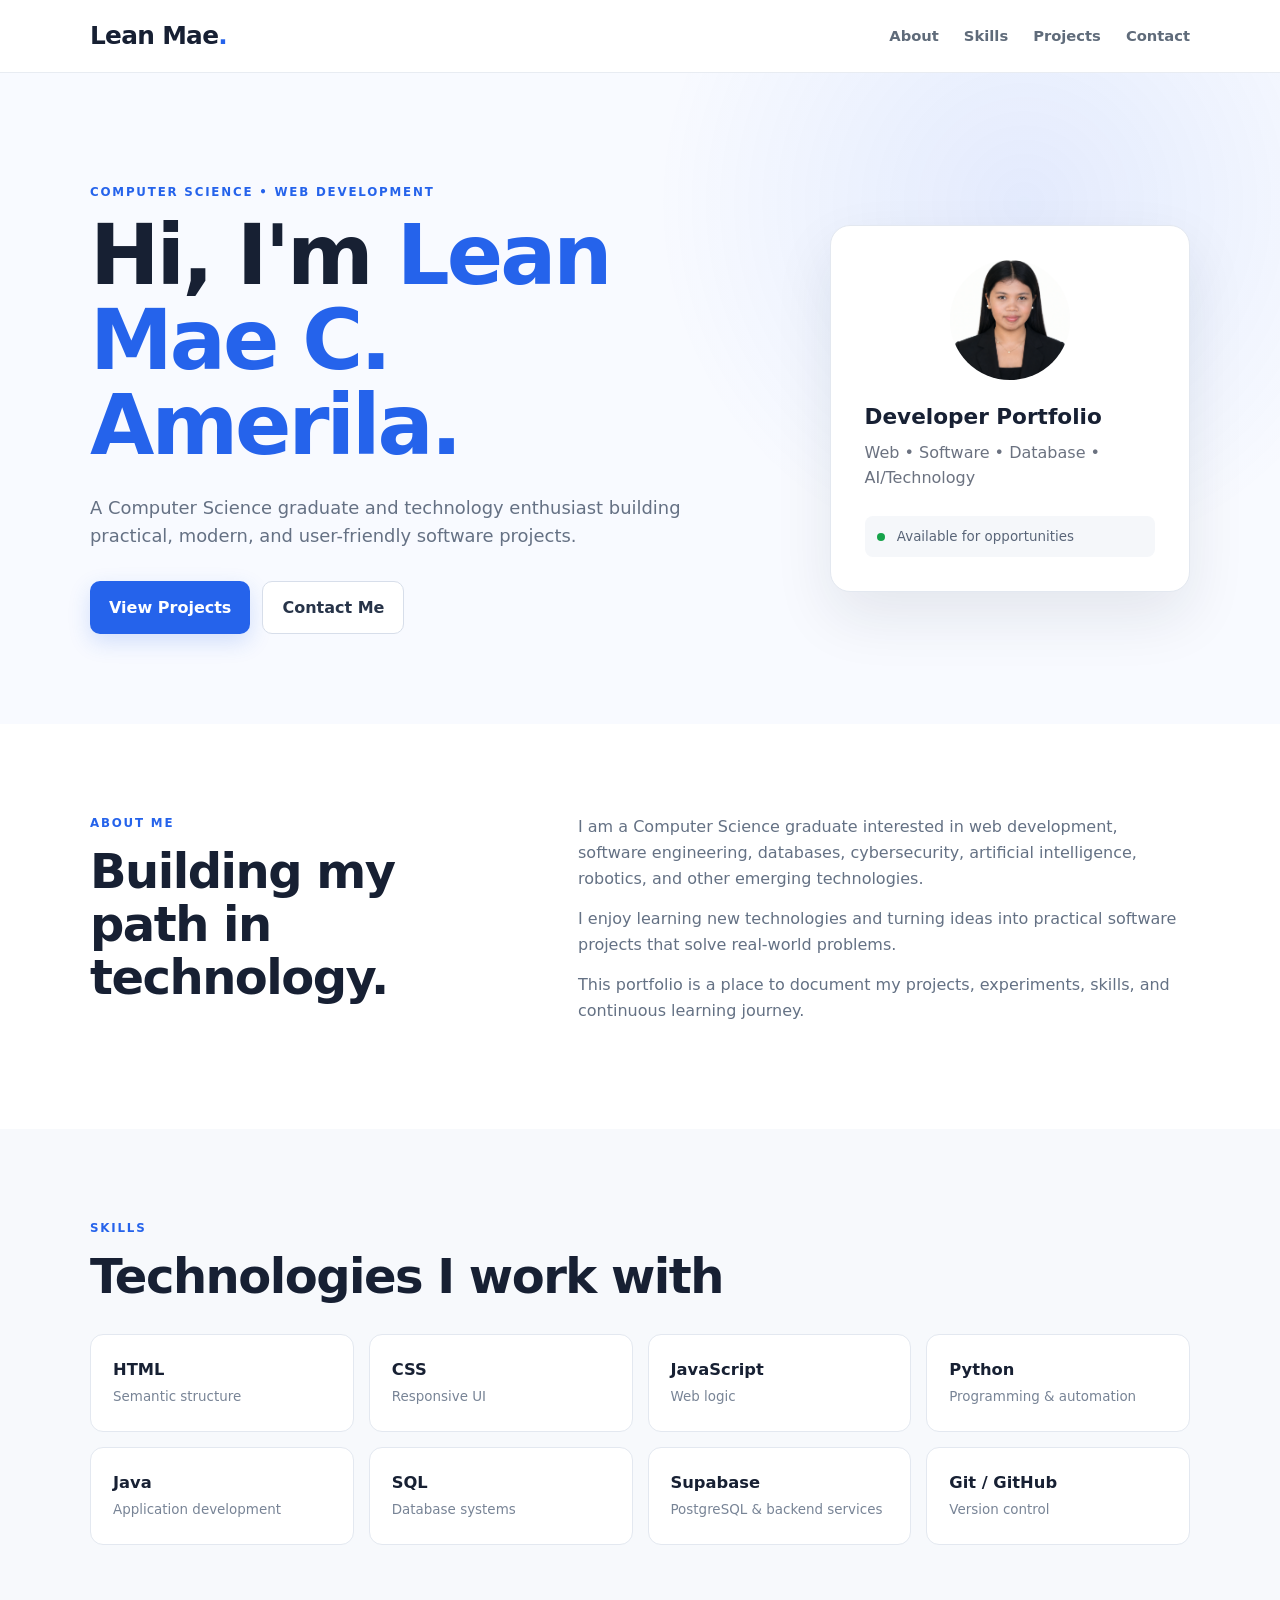
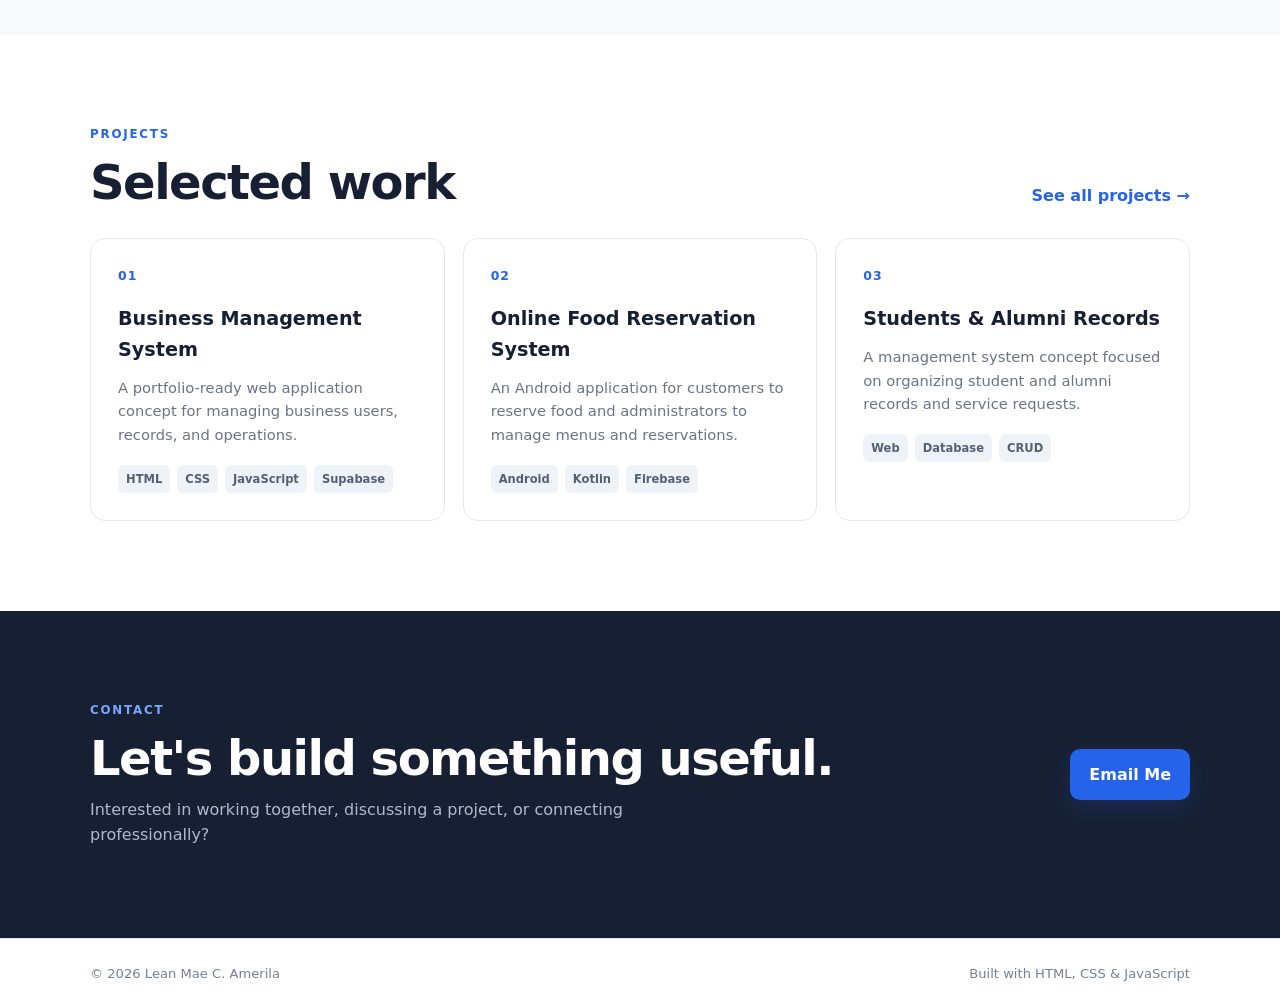
<file: index.html>
<!DOCTYPE html>
<html lang="en">

<head>
  <meta charset="UTF-8">

  <meta
    name="viewport"
    content="width=device-width, initial-scale=1.0"
  >

  <meta
    name="description"
    content="Lean Mae C. Amerila — Computer Science graduate, developer, and technology enthusiast."
  >

  <meta
    name="author"
    content="Lean Mae C. Amerila"
  >

  <title>Lean Mae C. Amerila | Portfolio</title>

  <link rel="stylesheet" href="style.css">
</head>

<body>

  <!-- ================= HEADER ================= -->

  <header class="site-header">

    <nav class="nav container">

      <a
        class="brand"
        href="index.html"
        aria-label="Lean Mae C. Amerila home"
      >
        Lean Mae<span>.</span>
      </a>

      <!-- Desktop Navigation -->

      <div class="nav-links" id="navLinks">

        <a href="#about">About</a>

        <a href="#skills">Skills</a>

        <a href="#projects">Projects</a>

        <a href="#contact">Contact</a>

      </div>

      <!-- Mobile Menu Button -->

      <button
        class="menu-toggle"
        type="button"
        aria-label="Open navigation menu"
        aria-expanded="false"
        aria-controls="navLinks"
      >
        ☰
      </button>

    </nav>

  </header>

  <main>

    <!-- ================= HERO ================= -->

    <section class="hero">

      <div class="container hero-grid">

        <div class="hero-content">

          <p class="eyebrow">
            COMPUTER SCIENCE • WEB DEVELOPMENT
          </p>

          <h1>
            Hi, I'm <span>Lean Mae C. Amerila.</span>
          </h1>

          <p class="hero-text">
            A Computer Science graduate and technology enthusiast building
            practical, modern, and user-friendly software projects.
          </p>

          <div class="hero-actions">

            <a
              class="btn primary"
              href="#projects"
            >
              View Projects
            </a>

            <a
              class="btn outline"
              href="#contact"
            >
              Contact Me
            </a>

          </div>

        </div>

        <div class="hero-card">

          <div class="avatar">

            <img
              src="profile.jpg"
              alt="Lean Mae C. Amerila"
            >

          </div>

          <h2>
            Developer Portfolio
          </h2>

          <p>
            Web • Software • Database • AI/Technology
          </p>

          <div class="status">

            <span></span>

            Available for opportunities

          </div>

        </div>

      </div>

    </section>

    <!-- ================= ABOUT ================= -->

    <section
      id="about"
      class="section"
    >

      <div class="container two-col">

        <div>

          <p class="eyebrow">
            ABOUT ME
          </p>

          <h2>
            Building my path in technology.
          </h2>

        </div>

        <div class="about-text">

          <p>
            I am a Computer Science graduate interested in web development,
            software engineering, databases, cybersecurity, artificial
            intelligence, robotics, and other emerging technologies.
          </p>

          <p>
            I enjoy learning new technologies and turning ideas into
            practical software projects that solve real-world problems.
          </p>

          <p>
            This portfolio is a place to document my projects, experiments,
            skills, and continuous learning journey.
          </p>

        </div>

      </div>

    </section>

    <!-- ================= SKILLS ================= -->

    <section
      id="skills"
      class="section section-muted"
    >

      <div class="container">

        <p class="eyebrow">
          SKILLS
        </p>

        <h2>
          Technologies I work with
        </h2>

        <div class="skill-grid">

          <div class="skill-card">

            <strong>HTML</strong>

            <span>
              Semantic structure
            </span>

          </div>

          <div class="skill-card">

            <strong>CSS</strong>

            <span>
              Responsive UI
            </span>

          </div>

          <div class="skill-card">

            <strong>JavaScript</strong>

            <span>
              Web logic
            </span>

          </div>

          <div class="skill-card">

            <strong>Python</strong>

            <span>
              Programming & automation
            </span>

          </div>

          <div class="skill-card">

            <strong>Java</strong>

            <span>
              Application development
            </span>

          </div>

          <div class="skill-card">

            <strong>SQL</strong>

            <span>
              Database systems
            </span>

          </div>

          <div class="skill-card">

            <strong>Supabase</strong>

            <span>
              PostgreSQL & backend services
            </span>

          </div>

          <div class="skill-card">

            <strong>Git / GitHub</strong>

            <span>
              Version control
            </span>

          </div>

        </div>

      </div>

    </section>

    <!-- ================= PROJECTS ================= -->

    <section
      id="projects"
      class="section"
    >

      <div class="container">

        <div class="section-head">

          <div>

            <p class="eyebrow">
              PROJECTS
            </p>

            <h2>
              Selected work
            </h2>

          </div>

          <a
            class="text-link"
            href="projects.html"
          >
            See all projects →
          </a>

        </div>

        <div class="project-grid">

          <!-- Project 01 -->

          <article class="project-card">

            <div class="project-number">
              01
            </div>

            <h3>
              Business Management System
            </h3>

            <p>
              A portfolio-ready web application concept for managing
              business users, records, and operations.
            </p>

            <div class="tags">

              <span>HTML</span>

              <span>CSS</span>

              <span>JavaScript</span>

              <span>Supabase</span>

            </div>

          </article>

          <!-- Project 02 -->

          <article class="project-card">

            <div class="project-number">
              02
            </div>

            <h3>
              Online Food Reservation System
            </h3>

            <p>
              An Android application for customers to reserve food and
              administrators to manage menus and reservations.
            </p>

            <div class="tags">

              <span>Android</span>

              <span>Kotlin</span>

              <span>Firebase</span>

            </div>

          </article>

          <!-- Project 03 -->

          <article class="project-card">

            <div class="project-number">
              03
            </div>

            <h3>
              Students & Alumni Records
            </h3>

            <p>
              A management system concept focused on organizing student
              and alumni records and service requests.
            </p>

            <div class="tags">

              <span>Web</span>

              <span>Database</span>

              <span>CRUD</span>

            </div>

          </article>

        </div>

      </div>

    </section>

    <!-- ================= CONTACT ================= -->

    <section
      id="contact"
      class="section contact-section"
    >

      <div class="container contact-card">

        <div>

          <p class="eyebrow">
            CONTACT
          </p>

          <h2>
            Let's build something useful.
          </h2>

          <p>
            Interested in working together, discussing a project,
            or connecting professionally?
          </p>

        </div>

        <a
          class="btn primary"
          href="mailto:leanmaeamerila801@gmail.com"
        >
          Email Me
        </a>

      </div>

    </section>

  </main>

  <!-- ================= FOOTER ================= -->

  <footer class="footer">

    <div class="container footer-inner">

      <span>
        © <span id="year"></span> Lean Mae C. Amerila
      </span>

      <span>
        Built with HTML, CSS & JavaScript
      </span>

    </div>

  </footer>

  <script src="script.js"></script>

</body>

</html>
</file>
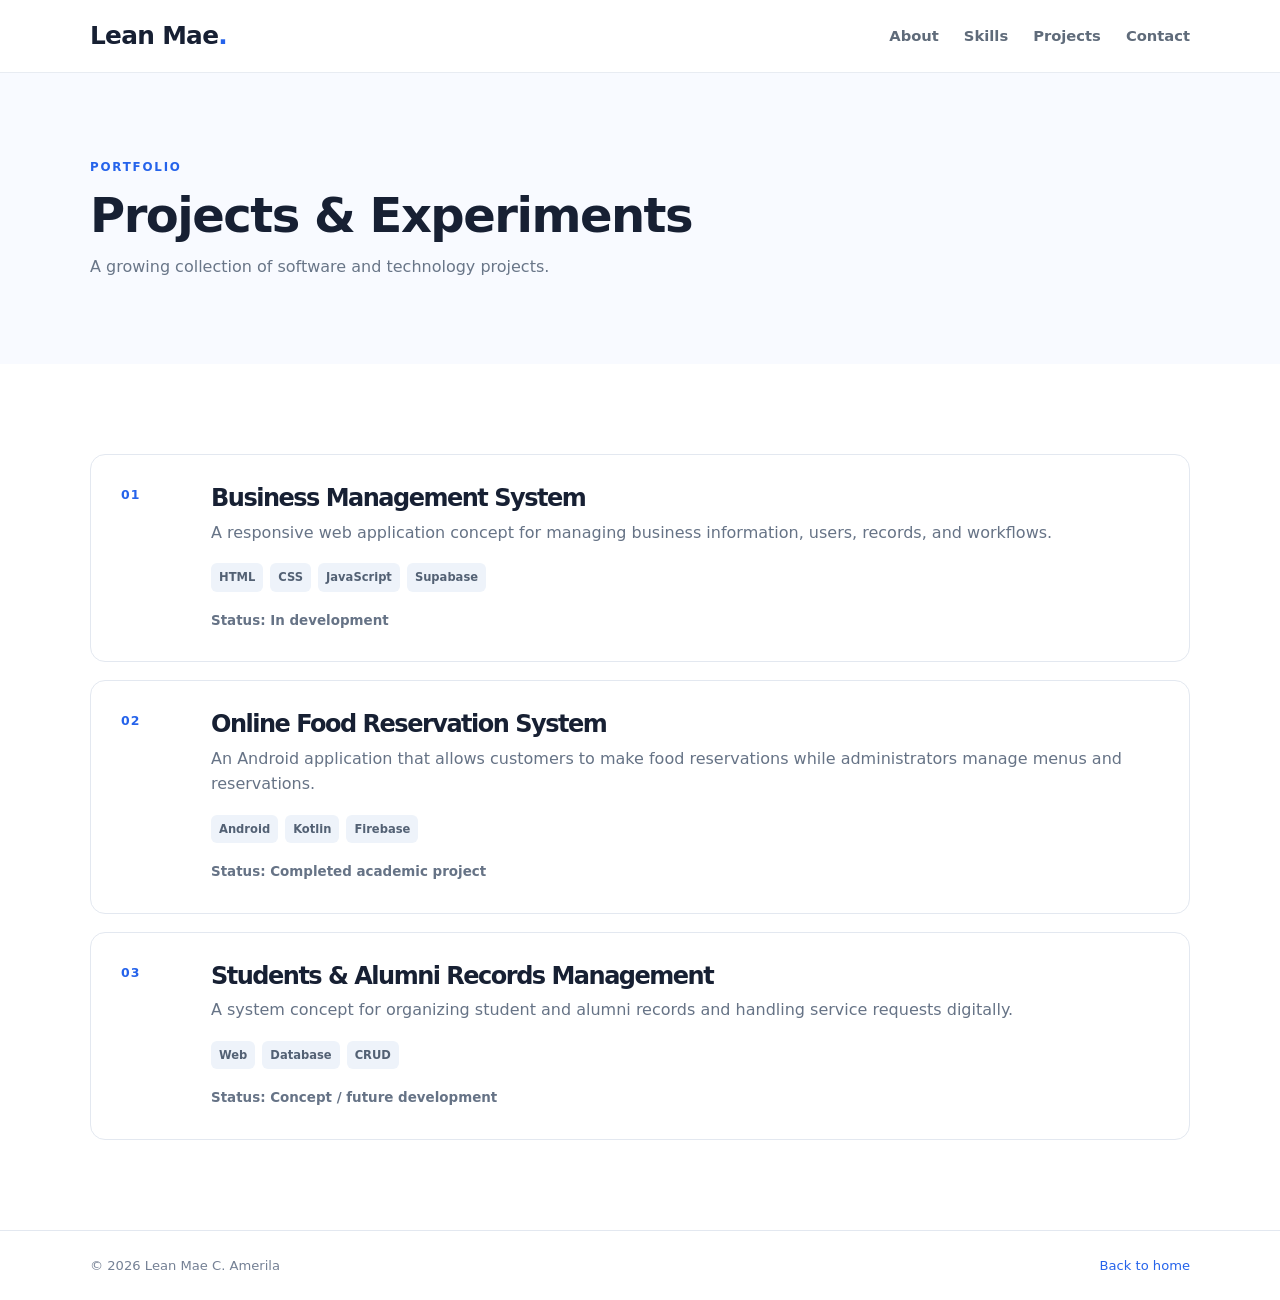
<file: project.html>
<!DOCTYPE html>
<html lang="en">

<head>

  <meta charset="UTF-8">
  <meta name="viewport" content="width=device-width, initial-scale=1.0">

  <meta
    name="description"
    content="Projects and experiments by Lean Mae C. Amerila, Computer Science graduate and developer."
  >

  <meta name="author" content="Lean Mae C. Amerila">

  <title>Projects | Lean Mae C. Amerila</title>

  <link rel="stylesheet" href="style.css">

</head>

<body>

  <!-- ================= HEADER ================= -->
  <header class="site-header">

    <nav class="nav container">

      <a
        class="brand"
        href="index.html"
        aria-label="Lean Mae C. Amerila home"
      >
        Lean Mae<span>.</span>
      </a>

      <!-- Desktop Navigation -->
      <div class="nav-links" id="navLinks">

        <a href="index.html#about">
          About
        </a>

        <a href="index.html#skills">
          Skills
        </a>

        <a href="index.html#projects">
          Projects
        </a>

        <a href="index.html#contact">
          Contact
        </a>

      </div>

      <!-- Mobile Menu Button -->
      <button
        class="menu-toggle"
        type="button"
        aria-label="Open navigation menu"
        aria-expanded="false"
        aria-controls="navLinks"
      >
        ☰
      </button>

    </nav>

  </header>

  <main>

    <!-- ================= PAGE HERO ================= -->
    <section class="page-hero">

      <div class="container">

        <p class="eyebrow">
          PORTFOLIO
        </p>

        <h1>
          Projects & Experiments
        </h1>

        <p>
          A growing collection of software and technology projects.
        </p>

      </div>

    </section>

    <!-- ================= PROJECT LIST ================= -->
    <section class="section">

      <div class="container project-list">

        <!-- Project 01 -->
        <article class="project-detail">

          <div class="project-number">
            01
          </div>

          <div>

            <h2>
              Business Management System
            </h2>

            <p>
              A responsive web application concept for managing
              business information, users, records, and workflows.
            </p>

            <div class="tags">

              <span>HTML</span>
              <span>CSS</span>
              <span>JavaScript</span>
              <span>Supabase</span>

            </div>

            <p class="project-status">
              Status: In development
            </p>

          </div>

        </article>

        <!-- Project 02 -->
        <article class="project-detail">

          <div class="project-number">
            02
          </div>

          <div>

            <h2>
              Online Food Reservation System
            </h2>

            <p>
              An Android application that allows customers to make
              food reservations while administrators manage menus
              and reservations.
            </p>

            <div class="tags">

              <span>Android</span>
              <span>Kotlin</span>
              <span>Firebase</span>

            </div>

            <p class="project-status">
              Status: Completed academic project
            </p>

          </div>

        </article>

        <!-- Project 03 -->
        <article class="project-detail">

          <div class="project-number">
            03
          </div>

          <div>

            <h2>
              Students & Alumni Records Management
            </h2>

            <p>
              A system concept for organizing student and alumni
              records and handling service requests digitally.
            </p>

            <div class="tags">

              <span>Web</span>
              <span>Database</span>
              <span>CRUD</span>

            </div>

            <p class="project-status">
              Status: Concept / future development
            </p>

          </div>

        </article>

      </div>

    </section>

  </main>

  <!-- ================= FOOTER ================= -->
  <footer class="footer">

    <div class="container footer-inner">

      <span>
        © <span id="year"></span> Lean Mae C. Amerila
      </span>

      <a href="index.html">
        Back to home
      </a>

    </div>

  </footer>

  <script src="script.js"></script>

</body>

</html>
</file>
<file: style.css>
/*
=========================================================
  RESET
=========================================================
*/

* {
  margin: 0;
  padding: 0;
  box-sizing: border-box;
}

/*
=========================================================
  BASE
=========================================================
*/

html {
  scroll-behavior: smooth;
  scroll-padding-top: 90px;
}

body {
  font-family:
    Inter,
    ui-sans-serif,
    system-ui,
    -apple-system,
    BlinkMacSystemFont,
    "Segoe UI",
    sans-serif;

  color: #172033;
  background: #ffffff;
  line-height: 1.6;
}

a {
  color: inherit;
}

button,
input,
textarea {
  font: inherit;
}

button {
  cursor: pointer;
}

.container {
  width: min(1100px, 92%);
  margin: 0 auto;
}

/*
=========================================================
  HEADER / NAVIGATION
=========================================================
*/

.site-header {
  background: rgba(255, 255, 255, 0.94);
  backdrop-filter: blur(12px);

  border-bottom: 1px solid #e8ecf2;

  position: sticky;
  top: 0;

  z-index: 100;
}

.nav {
  min-height: 72px;

  display: flex;
  align-items: center;
  justify-content: space-between;

  gap: 20px;

  position: relative;
}

.brand {
  text-decoration: none;

  font-size: 1.55rem;
  font-weight: 800;

  letter-spacing: -0.7px;

  white-space: nowrap;
}

.brand span {
  color: #2563eb;
}

/* Desktop navigation */

.nav-links {
  display: flex;
  align-items: center;

  gap: 25px;
}

.nav-links a {
  text-decoration: none;

  color: #5f6b7a;

  font-size: 0.92rem;
  font-weight: 600;

  transition: color 0.2s ease;
}

.nav-links a:hover {
  color: #2563eb;
}

/* Mobile menu button */

.menu-toggle {
  display: none;

  border: 0;
  background: transparent;

  color: #172033;

  font-size: 1.6rem;

  line-height: 1;

  padding: 8px;

  border-radius: 8px;
}

.menu-toggle:hover {
  background: #f1f5f9;
}

/*
=========================================================
  HERO
=========================================================
*/

.hero {
  padding: 110px 0 90px;

  background:
    radial-gradient(
      circle at 80% 20%,
      rgba(37, 99, 235, 0.10),
      transparent 32%
    ),
    #f8faff;
}

.hero-grid {
  display: grid;

  grid-template-columns: 1.3fr 0.7fr;

  gap: 70px;

  align-items: center;
}

.eyebrow {
  color: #2563eb;

  font-size: 0.74rem;
  font-weight: 800;

  letter-spacing: 1.8px;

  margin-bottom: 12px;
}

.hero h1 {
  font-size: clamp(2.8rem, 7vw, 5.2rem);

  line-height: 1.02;

  letter-spacing: -3px;

  max-width: 800px;
}

.hero h1 span {
  color: #2563eb;
}

.hero-text {
  max-width: 650px;

  color: #657184;

  font-size: 1.12rem;

  margin: 25px 0 30px;
}

/*
=========================================================
  BUTTONS
=========================================================
*/

.hero-actions {
  display: flex;

  gap: 12px;

  flex-wrap: wrap;
}

.btn {
  display: inline-flex;

  justify-content: center;
  align-items: center;

  text-decoration: none;

  border: 0;
  border-radius: 10px;

  padding: 13px 19px;

  font-weight: 750;

  cursor: pointer;

  transition:
    transform 0.2s ease,
    background 0.2s ease,
    box-shadow 0.2s ease;
}

.btn:hover {
  transform: translateY(-2px);
}

.primary {
  background: #2563eb;

  color: #ffffff;

  box-shadow:
    0 8px 22px rgba(37, 99, 235, 0.18);
}

.primary:hover {
  background: #1d4ed8;
}

.outline {
  border: 1px solid #d7deea;

  background: #ffffff;

  color: #273449;
}

.outline:hover {
  background: #f8fafc;
}

/*
=========================================================
  HERO CARD
=========================================================
*/

.hero-card {
  background: #ffffff;

  border: 1px solid #e3e8f0;

  border-radius: 20px;

  padding: 34px;

  box-shadow:
    0 25px 60px rgba(20, 32, 55, 0.09);
}

.avatar {
  width: 120px;
  height: 120px;
  border-radius: 50%;
  overflow: hidden;
  margin: 0 auto 20px;
}

.avatar img {
  width: 100%;
  height: 100%;
  object-fit: cover;
  display: block;
}

.hero-card h2 {
  font-size: 1.35rem;

  margin-bottom: 5px;
}

.hero-card p {
  color: #6b7280;
}

.status {
  margin-top: 25px;

  padding: 10px 12px;

  border-radius: 8px;

  background: #f5f7fa;

  color: #596578;

  font-size: 0.84rem;
}

.status span {
  display: inline-block;

  width: 8px;
  height: 8px;

  border-radius: 50%;

  background: #16a34a;

  margin-right: 8px;
}

/*
=========================================================
  SECTIONS
=========================================================
*/

.section {
  padding: 90px 0;
}

.section-muted {
  background: #f7f9fc;
}

.section h2,
.page-hero h1 {
  font-size: clamp(2rem, 4vw, 3rem);

  line-height: 1.1;

  letter-spacing: -1.5px;
}

/*
=========================================================
  ABOUT
=========================================================
*/

.two-col {
  display: grid;

  grid-template-columns: 0.8fr 1.2fr;

  gap: 80px;
}

.about-text p {
  color: #647184;

  margin-bottom: 15px;
}

/*
=========================================================
  SKILLS
=========================================================
*/

.skill-grid {
  display: grid;

  grid-template-columns: repeat(4, 1fr);

  gap: 15px;

  margin-top: 32px;
}

.skill-card {
  padding: 22px;

  background: #ffffff;

  border: 1px solid #e3e8f0;

  border-radius: 13px;

  transition:
    transform 0.2s ease,
    box-shadow 0.2s ease;
}

.skill-card:hover {
  transform: translateY(-3px);

  box-shadow:
    0 12px 25px rgba(20, 32, 55, 0.07);
}

.skill-card strong {
  display: block;

  font-size: 1.02rem;
}

.skill-card span {
  color: #788496;

  font-size: 0.84rem;
}

/*
=========================================================
  PROJECTS
=========================================================
*/

.section-head {
  display: flex;

  justify-content: space-between;
  align-items: end;

  gap: 25px;

  margin-bottom: 30px;
}

.text-link {
  color: #2563eb;

  text-decoration: none;

  font-weight: 700;

  white-space: nowrap;
}

.text-link:hover {
  text-decoration: underline;
}

.project-grid {
  display: grid;

  grid-template-columns: repeat(3, 1fr);

  gap: 18px;
}

.project-card {
  border: 1px solid #e3e8f0;

  border-radius: 15px;

  padding: 27px;

  background: #ffffff;

  transition:
    transform 0.2s ease,
    box-shadow 0.2s ease;
}

.project-card:hover {
  transform: translateY(-4px);

  box-shadow:
    0 18px 35px rgba(20, 32, 55, 0.08);
}

.project-number {
  color: #2563eb;

  font-weight: 800;

  font-size: 0.78rem;

  letter-spacing: 1px;

  margin-bottom: 18px;
}

.project-card h3 {
  font-size: 1.2rem;

  margin-bottom: 10px;
}

.project-card p {
  color: #687587;

  font-size: 0.92rem;
}

/*
=========================================================
  TAGS
=========================================================
*/

.tags {
  display: flex;

  flex-wrap: wrap;

  gap: 7px;

  margin-top: 18px;
}

.tags span {
  font-size: 0.72rem;

  padding: 5px 8px;

  background: #eef3fa;

  border-radius: 6px;

  color: #536174;

  font-weight: 700;
}

/*
=========================================================
  CONTACT
=========================================================
*/

.contact-section {
  background: #172033;

  color: #ffffff;
}

.contact-card {
  display: flex;

  justify-content: space-between;
  align-items: center;

  gap: 30px;
}

.contact-card p:not(.eyebrow) {
  color: #aeb9c9;

  margin-top: 12px;

  max-width: 650px;
}

.contact-section .eyebrow {
  color: #79a6ff;
}

/*
=========================================================
  FOOTER
=========================================================
*/

.footer {
  border-top: 1px solid #e3e8f0;

  padding: 24px 0;

  color: #758195;

  font-size: 0.82rem;
}

.footer-inner {
  display: flex;

  justify-content: space-between;

  gap: 20px;
}

.footer a {
  color: #2563eb;

  text-decoration: none;
}

.footer a:hover {
  text-decoration: underline;
}

/*
=========================================================
  PROJECTS PAGE
=========================================================
*/

.page-hero {
  padding: 85px 0;

  background: #f8faff;
}

.page-hero p:last-child {
  color: #697688;

  margin-top: 12px;
}

.project-list {
  display: grid;

  gap: 18px;
}

.project-detail {
  display: grid;

  grid-template-columns: 70px 1fr;

  gap: 20px;

  padding: 30px;

  border: 1px solid #e3e8f0;

  border-radius: 15px;

  background: #ffffff;
}

.project-detail h2 {
  font-size: 1.5rem;

  margin-bottom: 8px;
}

.project-detail p {
  color: #667386;
}

.project-status {
  font-size: 0.84rem;

  margin-top: 18px;

  font-weight: 700;
}

/*
=========================================================
  FOCUS ACCESSIBILITY
=========================================================
*/

button:focus-visible,
a:focus-visible {
  outline: 3px solid rgba(37, 99, 235, 0.25);

  outline-offset: 3px;
}

/*
=========================================================
  TABLET
=========================================================
*/

@media (max-width: 900px) {

  .hero-grid {
    grid-template-columns: 1fr;

    gap: 45px;
  }

  .hero-card {
    max-width: 600px;
  }

  .two-col {
    grid-template-columns: 1fr;

    gap: 40px;
  }

  .skill-grid {
    grid-template-columns: repeat(2, 1fr);
  }

  .project-grid {
    grid-template-columns: repeat(2, 1fr);
  }

}

/*
=========================================================
  MOBILE NAVIGATION
=========================================================
*/

@media (max-width: 800px) {

  .nav {
    min-height: 68px;
  }

  .menu-toggle {
    display: block;
  }

  .nav-links {
    display: none;

    position: absolute;

    top: 68px;

    left: 0;
    right: 0;

    flex-direction: column;

    align-items: stretch;

    gap: 0;

    background: #ffffff;

    border-bottom: 1px solid #e5e7eb;

    box-shadow:
      0 12px 25px rgba(15, 23, 42, 0.08);

    padding: 10px 4%;
  }

  .nav-links.open {
    display: flex;
  }

  .nav-links a {
    padding: 14px 0;

    border-bottom: 1px solid #f1f5f9;
  }

  .nav-links a:last-child {
    border-bottom: 0;
  }

  .contact-card {
    flex-direction: column;

    align-items: flex-start;
  }

  .section-head {
    align-items: flex-start;

    flex-direction: column;
  }

}

/*
=========================================================
  SMALL TABLETS / LARGE PHONES
=========================================================
*/

@media (max-width: 650px) {

  .hero {
    padding: 80px 0 65px;
  }

  .hero h1 {
    letter-spacing: -2px;
  }

  .hero-card {
    padding: 28px;
  }

  .section {
    padding: 70px 0;
  }

  .project-grid {
    grid-template-columns: 1fr;
  }

  .project-detail {
    grid-template-columns: 1fr;

    gap: 5px;
  }

}

/*
=========================================================
  SMALL PHONES
=========================================================
*/

@media (max-width: 520px) {

  .container {
    width: min(92%, 1100px);
  }

  .hero {
    padding: 70px 0 55px;
  }

  .hero h1 {
    font-size: clamp(2.5rem, 13vw, 3.5rem);

    letter-spacing: -2px;
  }

  .hero-text {
    font-size: 1rem;
  }

  .hero-actions {
    flex-direction: column;

    align-items: stretch;
  }

  .btn {
    width: 100%;
  }

  .skill-grid {
    grid-template-columns: 1fr;
  }

  .section {
    padding: 60px 0;
  }

  .section h2,
  .page-hero h1 {
    font-size: 2rem;
  }

  .project-card {
    padding: 23px;
  }

  .project-detail {
    padding: 23px;
  }

  .footer-inner {
    flex-direction: column;

    align-items: flex-start;
  }

  .page-hero {
    padding: 65px 0;
  }

}

/*
=========================================================
  VERY SMALL PHONES
=========================================================
*/

@media (max-width: 360px) {

  .brand {
    font-size: 1.35rem;
  }

  .hero h1 {
    font-size: 2.35rem;
  }

  .hero-card {
    padding: 23px;
  }

  .avatar {
    width: 75px;
    height: 75px;
  }

}
</file>
